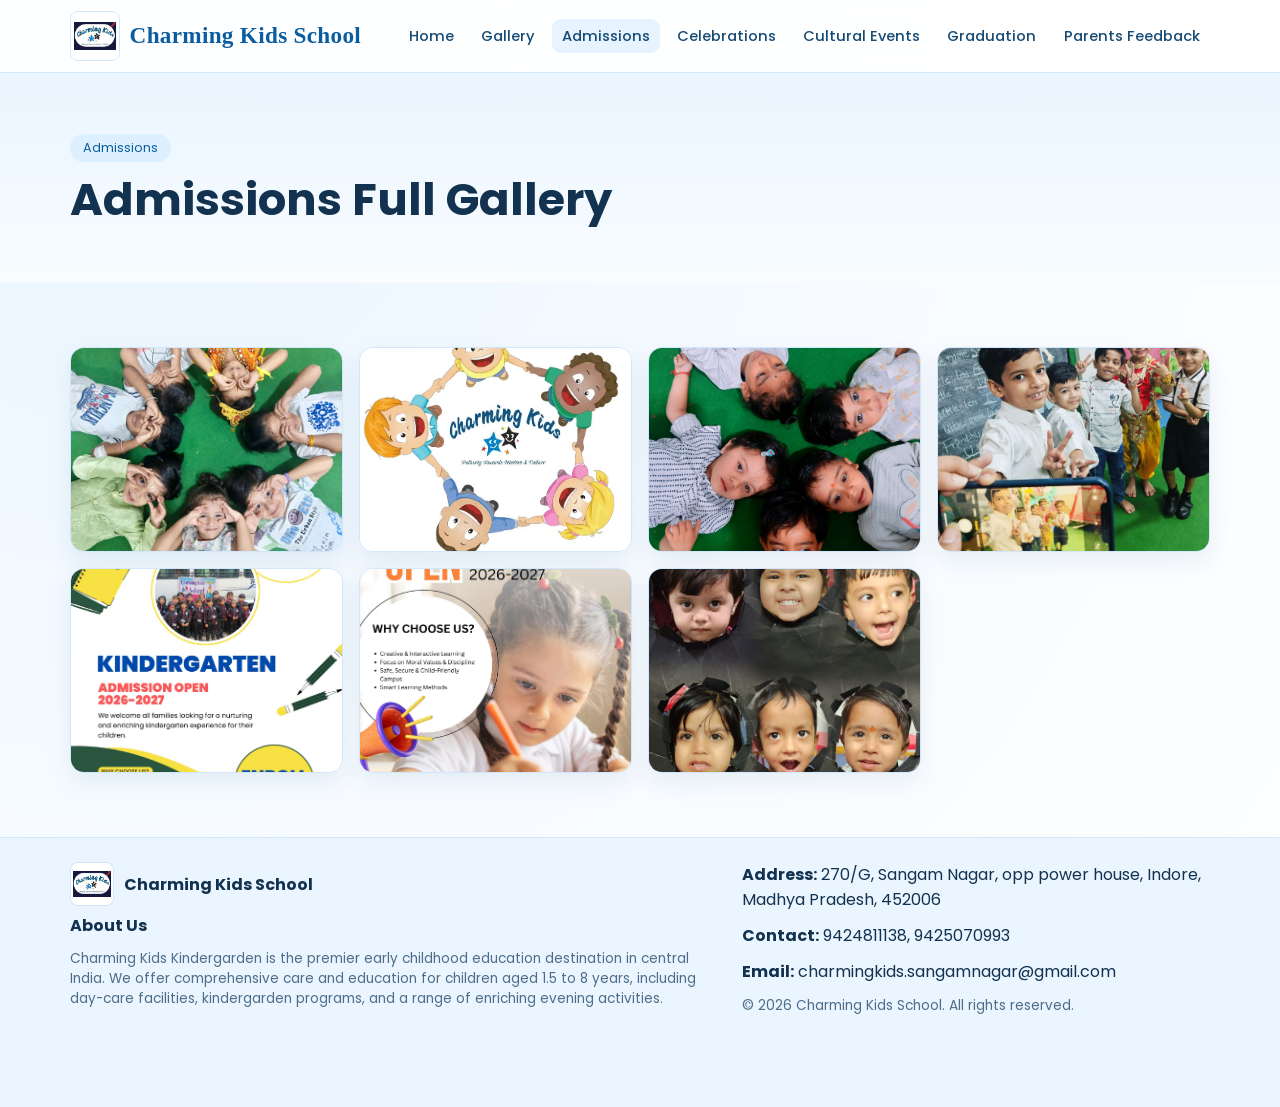
<file: admissions/index.html>
<!DOCTYPE html>
<html lang="en">
<head>
  <meta charset="UTF-8">
  <meta name="viewport" content="width=device-width, initial-scale=1.0">
  <title>Admissions Gallery | Charming Kids School</title>
  <link rel="preconnect" href="https://fonts.googleapis.com">
  <link rel="preconnect" href="https://fonts.gstatic.com" crossorigin>
  <link href="https://fonts.googleapis.com/css2?family=Poppins:wght@400;500;600;700&display=swap" rel="stylesheet">
  <link rel="stylesheet" href="../assets/css/main.css">
</head>
<body>
  <header class="site-header">
    <div class="container nav-wrap">
      <a class="logo" href="../index.html"><img src="../images/Logo/logo.jpg" alt="Charming Kids School logo"><span>Charming Kids School</span></a>
      <button class="menu-toggle" id="menuToggle" aria-label="Open menu" aria-expanded="false" aria-controls="siteNav"><span></span><span></span><span></span></button>
      <nav class="nav-links" id="siteNav">
        <a href="../index.html">Home</a>
        <a href="../gallery/index.html">Gallery</a>
        <a class="active" href="../admissions/index.html">Admissions</a>
        <a href="../celebrations/index.html">Celebrations</a>
        <a href="../cultural-events/index.html">Cultural Events</a>
        <a href="../graduation/index.html">Graduation</a>
        <a href="../parents-feedback/index.html">Parents Feedback</a>
      </nav>
    </div>
  </header>
  <main>
    <section class="hero">
      <div class="container">
        <p class="tag">Admissions</p>
        <h1>Admissions Full Gallery</h1>
      </div>
    </section>
    <section class="section">
      <div class="container">
        <div class="media-grid">
          <figure class="media-card reveal left"><img src="../images/Admissions/WhatsApp Image 2026-05-23 at 13.42.41 (10).jpeg" alt="Admissions photo"><figcaption>Admissions</figcaption></figure>
          <figure class="media-card reveal right"><img src="../images/Admissions/WhatsApp Image 2026-05-23 at 13.42.41 (7).jpeg" alt="Admissions photo"><figcaption>Admissions</figcaption></figure>
          <figure class="media-card reveal left"><img src="../images/Admissions/WhatsApp Image 2026-05-23 at 13.42.41 (8).jpeg" alt="Admissions photo"><figcaption>Admissions</figcaption></figure>
          <figure class="media-card reveal right"><img src="../images/Admissions/WhatsApp Image 2026-05-23 at 13.42.41 (9).jpeg" alt="Admissions photo"><figcaption>Admissions</figcaption></figure>
          <figure class="media-card reveal left"><img src="../images/Admissions/WhatsApp Image 2026-05-23 at 14.03.32 (1).jpeg" alt="Admissions photo"><figcaption>Admissions</figcaption></figure>
          <figure class="media-card reveal right"><img src="../images/Admissions/WhatsApp Image 2026-05-23 at 14.03.32.jpeg" alt="Admissions photo"><figcaption>Admissions</figcaption></figure>
          <figure class="media-card reveal left"><img src="../images/Admissions/WhatsApp Image 2026-05-23 at 14.04.00.jpeg" alt="Admissions photo"><figcaption>Admissions</figcaption></figure>
        </div>
      </div>
    </section>
  </main>
  <footer class="site-footer">
    <div class="container footer-grid">
      <div>
        <div class="footer-brand"><img src="../images/Logo/logo.jpg" alt="Charming Kids School logo"><strong>Charming Kids School</strong></div>
        <p><strong>About Us</strong></p>
        <p class="footer-small">Charming Kids Kindergarden is the premier early childhood education destination in central India. We offer comprehensive care and education for children aged 1.5 to 8 years, including day-care facilities, kindergarden programs, and a range of enriching evening activities.</p>
      </div>
      <div>
        <p><strong>Address:</strong> 270/G, Sangam Nagar, opp power house, Indore, Madhya Pradesh, 452006</p>
        <p><strong>Contact:</strong> 9424811138, 9425070993</p>
        <p><strong>Email:</strong> charmingkids.sangamnagar@gmail.com</p>
        <p class="footer-small">© <span id="year"></span> Charming Kids School. All rights reserved.</p>
      </div>
    </div>
  </footer>
  <script src="../assets/js/main.js"></script>
</body>
</html>
</file>
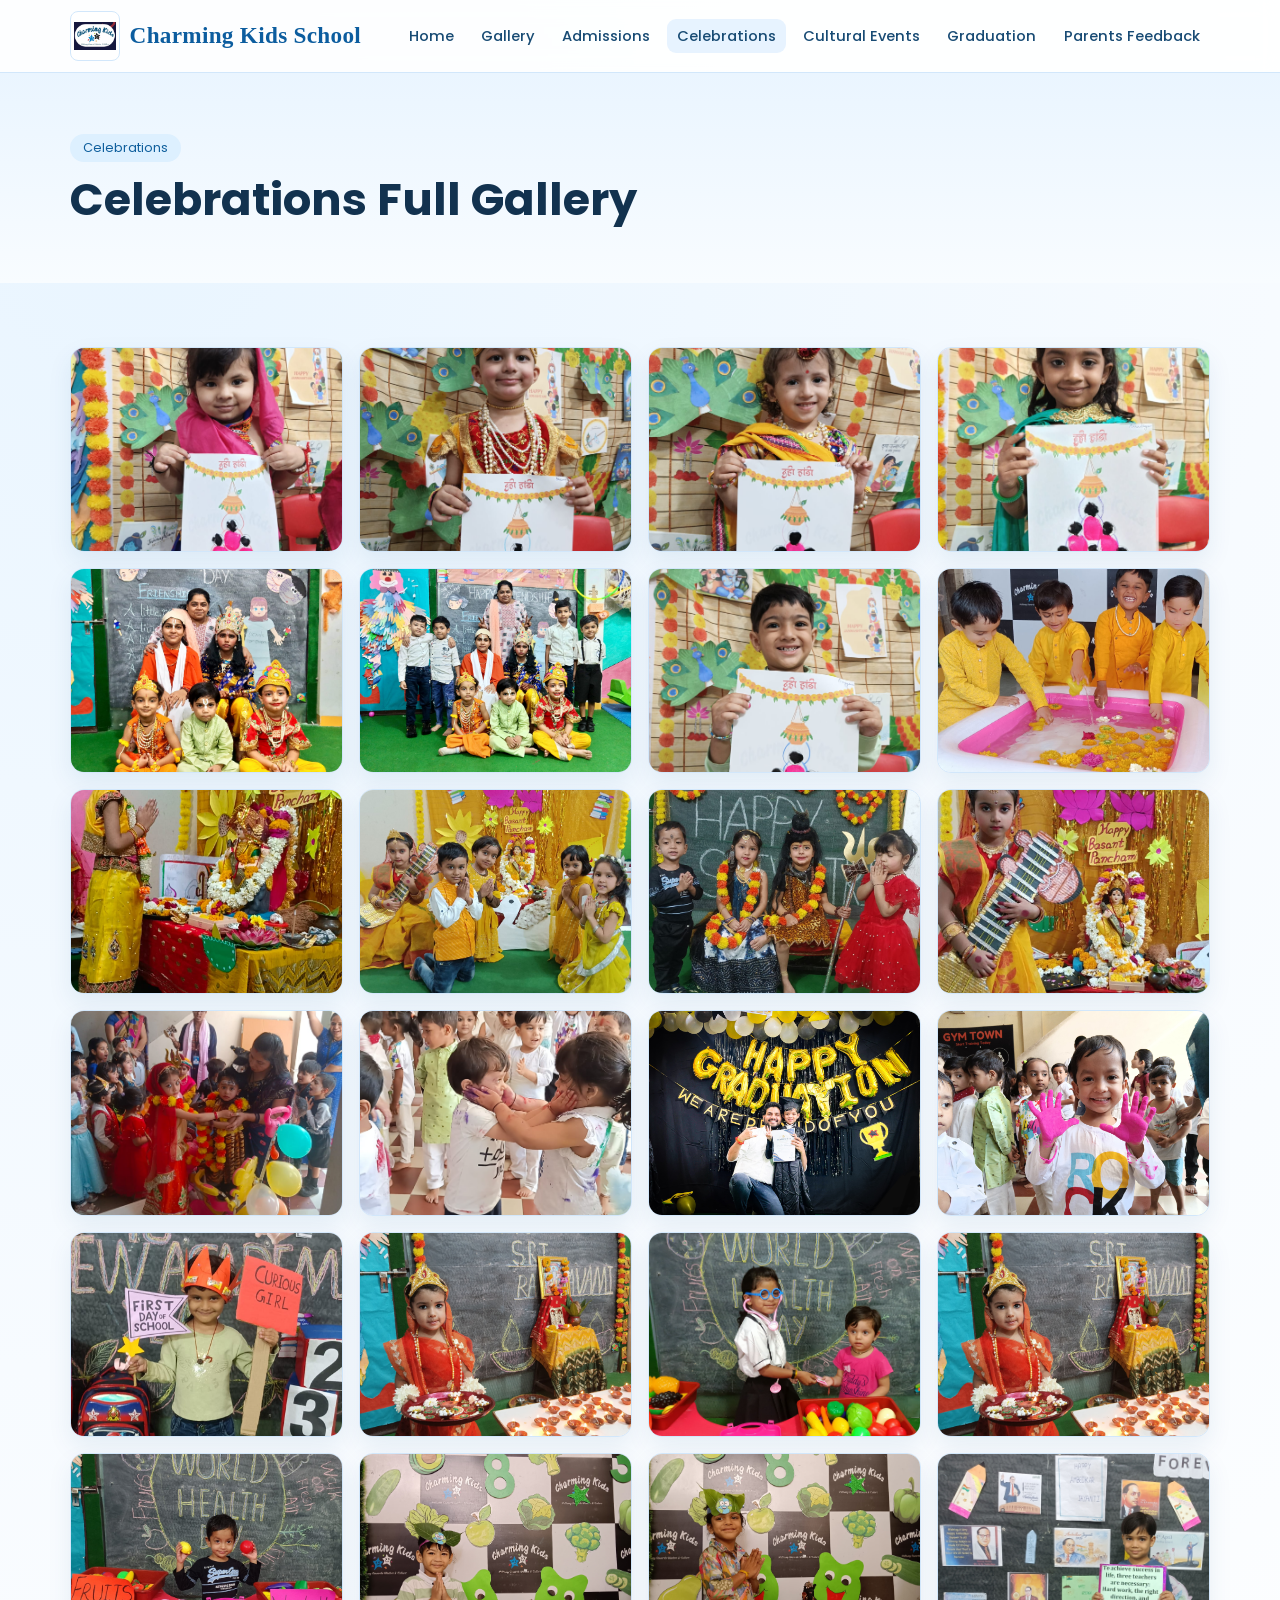
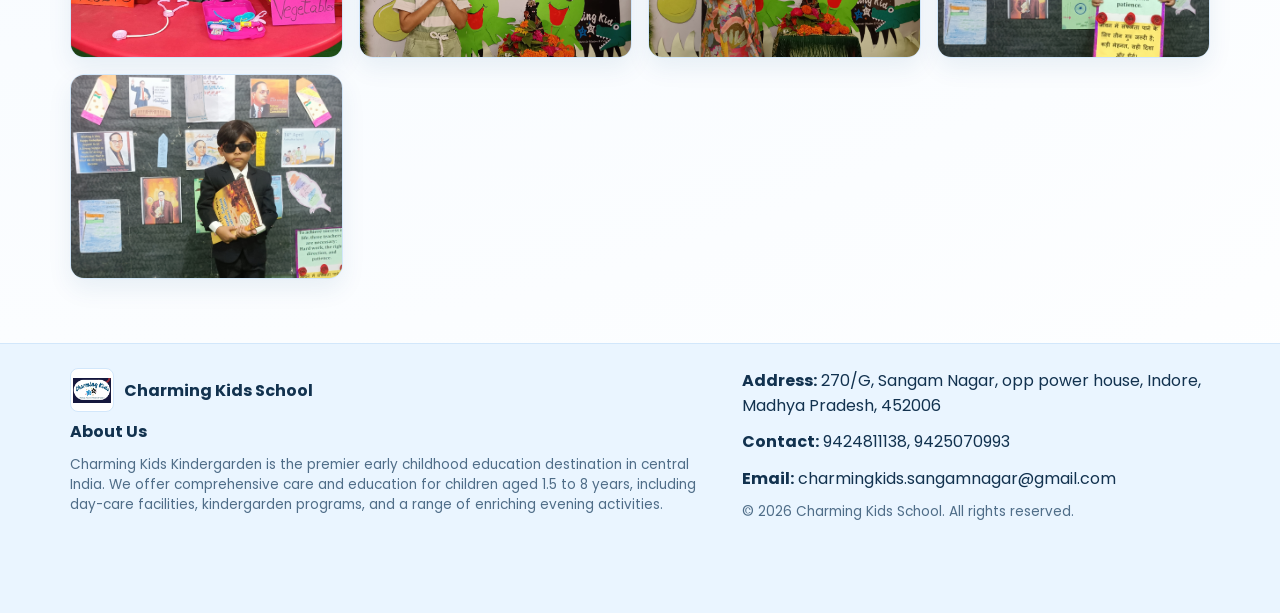
<file: celebrations/index.html>
<!DOCTYPE html>
<html lang="en">
<head>
  <meta charset="UTF-8">
  <meta name="viewport" content="width=device-width, initial-scale=1.0">
  <title>Celebrations Gallery | Charming Kids School</title>
  <link rel="preconnect" href="https://fonts.googleapis.com">
  <link rel="preconnect" href="https://fonts.gstatic.com" crossorigin>
  <link href="https://fonts.googleapis.com/css2?family=Poppins:wght@400;500;600;700&display=swap" rel="stylesheet">
  <link rel="stylesheet" href="../assets/css/main.css">
</head>
<body>
  <header class="site-header">
    <div class="container nav-wrap">
      <a class="logo" href="../index.html"><img src="../images/Logo/logo.jpg" alt="Charming Kids School logo"><span>Charming Kids School</span></a>
      <button class="menu-toggle" id="menuToggle" aria-label="Open menu" aria-expanded="false" aria-controls="siteNav"><span></span><span></span><span></span></button>
      <nav class="nav-links" id="siteNav">
        <a href="../index.html">Home</a>
        <a href="../gallery/index.html">Gallery</a>
        <a href="../admissions/index.html">Admissions</a>
        <a class="active" href="../celebrations/index.html">Celebrations</a>
        <a href="../cultural-events/index.html">Cultural Events</a>
        <a href="../graduation/index.html">Graduation</a>
        <a href="../parents-feedback/index.html">Parents Feedback</a>
      </nav>
    </div>
  </header>
  <main>
    <section class="hero">
      <div class="container">
        <p class="tag">Celebrations</p>
        <h1>Celebrations Full Gallery</h1>
      </div>
    </section>
    <section class="section">
      <div class="container">
        <div class="media-grid">
          <figure class="media-card reveal left"><img src="../images/Celebrations/WhatsApp Image 2026-05-23 at 13.42.41 (1).jpeg" alt="Celebrations photo"><figcaption>Celebrations</figcaption></figure>
          <figure class="media-card reveal right"><img src="../images/Celebrations/WhatsApp Image 2026-05-23 at 13.42.41 (2).jpeg" alt="Celebrations photo"><figcaption>Celebrations</figcaption></figure>
          <figure class="media-card reveal left"><img src="../images/Celebrations/WhatsApp Image 2026-05-23 at 13.42.41 (3).jpeg" alt="Celebrations photo"><figcaption>Celebrations</figcaption></figure>
          <figure class="media-card reveal right"><img src="../images/Celebrations/WhatsApp Image 2026-05-23 at 13.42.41 (4).jpeg" alt="Celebrations photo"><figcaption>Celebrations</figcaption></figure>
          <figure class="media-card reveal left"><img src="../images/Celebrations/WhatsApp Image 2026-05-23 at 13.42.41 (5).jpeg" alt="Celebrations photo"><figcaption>Celebrations</figcaption></figure>
          <figure class="media-card reveal right"><img src="../images/Celebrations/WhatsApp Image 2026-05-23 at 13.42.41 (6).jpeg" alt="Celebrations photo"><figcaption>Celebrations</figcaption></figure>
          <figure class="media-card reveal left"><img src="../images/Celebrations/WhatsApp Image 2026-05-23 at 13.42.41.jpeg" alt="Celebrations photo"><figcaption>Celebrations</figcaption></figure>
          <figure class="media-card reveal right"><img src="../images/Celebrations/WhatsApp Image 2026-05-23 at 13.49.34 (1).jpeg" alt="Celebrations photo"><figcaption>Celebrations</figcaption></figure>
          <figure class="media-card reveal left"><img src="../images/Celebrations/WhatsApp Image 2026-05-23 at 13.49.34.jpeg" alt="Celebrations photo"><figcaption>Celebrations</figcaption></figure>
          <figure class="media-card reveal right"><img src="../images/Celebrations/WhatsApp Image 2026-05-23 at 13.49.35 (1).jpeg" alt="Celebrations photo"><figcaption>Celebrations</figcaption></figure>
          <figure class="media-card reveal left"><img src="../images/Celebrations/WhatsApp Image 2026-05-23 at 13.49.35 (2).jpeg" alt="Celebrations photo"><figcaption>Celebrations</figcaption></figure>
          <figure class="media-card reveal right"><img src="../images/Celebrations/WhatsApp Image 2026-05-23 at 13.49.35.jpeg" alt="Celebrations photo"><figcaption>Celebrations</figcaption></figure>
          <figure class="media-card reveal left"><img src="../images/Celebrations/WhatsApp Image 2026-05-23 at 13.49.38.jpeg" alt="Celebrations photo"><figcaption>Celebrations</figcaption></figure>
          <figure class="media-card reveal right"><img src="../images/Celebrations/WhatsApp Image 2026-05-23 at 13.49.39 (1).jpeg" alt="Celebrations photo"><figcaption>Celebrations</figcaption></figure>
          <figure class="media-card reveal left"><img src="../images/Celebrations/WhatsApp Image 2026-05-23 at 13.49.39 (2).jpeg" alt="Celebrations photo"><figcaption>Celebrations</figcaption></figure>
          <figure class="media-card reveal right"><img src="../images/Celebrations/WhatsApp Image 2026-05-23 at 13.49.39.jpeg" alt="Celebrations photo"><figcaption>Celebrations</figcaption></figure>
          <figure class="media-card reveal left"><img src="../images/Celebrations/WhatsApp Image 2026-05-23 at 13.49.46.jpeg" alt="Celebrations photo"><figcaption>Celebrations</figcaption></figure>
          <figure class="media-card reveal right"><img src="../images/Celebrations/WhatsApp Image 2026-05-23 at 13.49.47 (1).jpeg" alt="Celebrations photo"><figcaption>Celebrations</figcaption></figure>
          <figure class="media-card reveal left"><img src="../images/Celebrations/WhatsApp Image 2026-05-23 at 13.49.47 (2).jpeg" alt="Celebrations photo"><figcaption>Celebrations</figcaption></figure>
          <figure class="media-card reveal right"><img src="../images/Celebrations/WhatsApp Image 2026-05-23 at 13.49.47.jpeg" alt="Celebrations photo"><figcaption>Celebrations</figcaption></figure>
          <figure class="media-card reveal left"><img src="../images/Celebrations/WhatsApp Image 2026-05-23 at 13.49.48.jpeg" alt="Celebrations photo"><figcaption>Celebrations</figcaption></figure>
          <figure class="media-card reveal right"><img src="../images/Celebrations/WhatsApp Image 2026-05-23 at 13.49.49 (1).jpeg" alt="Celebrations photo"><figcaption>Celebrations</figcaption></figure>
          <figure class="media-card reveal left"><img src="../images/Celebrations/WhatsApp Image 2026-05-23 at 13.49.49.jpeg" alt="Celebrations photo"><figcaption>Celebrations</figcaption></figure>
          <figure class="media-card reveal right"><img src="../images/Celebrations/WhatsApp Image 2026-05-23 at 13.49.53 (1).jpeg" alt="Celebrations photo"><figcaption>Celebrations</figcaption></figure>
          <figure class="media-card reveal left"><img src="../images/Celebrations/WhatsApp Image 2026-05-23 at 13.49.53.jpeg" alt="Celebrations photo"><figcaption>Celebrations</figcaption></figure>
        </div>
      </div>
    </section>
  </main>
  <footer class="site-footer">
    <div class="container footer-grid">
      <div>
        <div class="footer-brand"><img src="../images/Logo/logo.jpg" alt="Charming Kids School logo"><strong>Charming Kids School</strong></div>
        <p><strong>About Us</strong></p>
        <p class="footer-small">Charming Kids Kindergarden is the premier early childhood education destination in central India. We offer comprehensive care and education for children aged 1.5 to 8 years, including day-care facilities, kindergarden programs, and a range of enriching evening activities.</p>
      </div>
      <div>
        <p><strong>Address:</strong> 270/G, Sangam Nagar, opp power house, Indore, Madhya Pradesh, 452006</p>
        <p><strong>Contact:</strong> 9424811138, 9425070993</p>
        <p><strong>Email:</strong> charmingkids.sangamnagar@gmail.com</p>
        <p class="footer-small">© <span id="year"></span> Charming Kids School. All rights reserved.</p>
      </div>
    </div>
  </footer>
  <script src="../assets/js/main.js"></script>
</body>
</html>
</file>
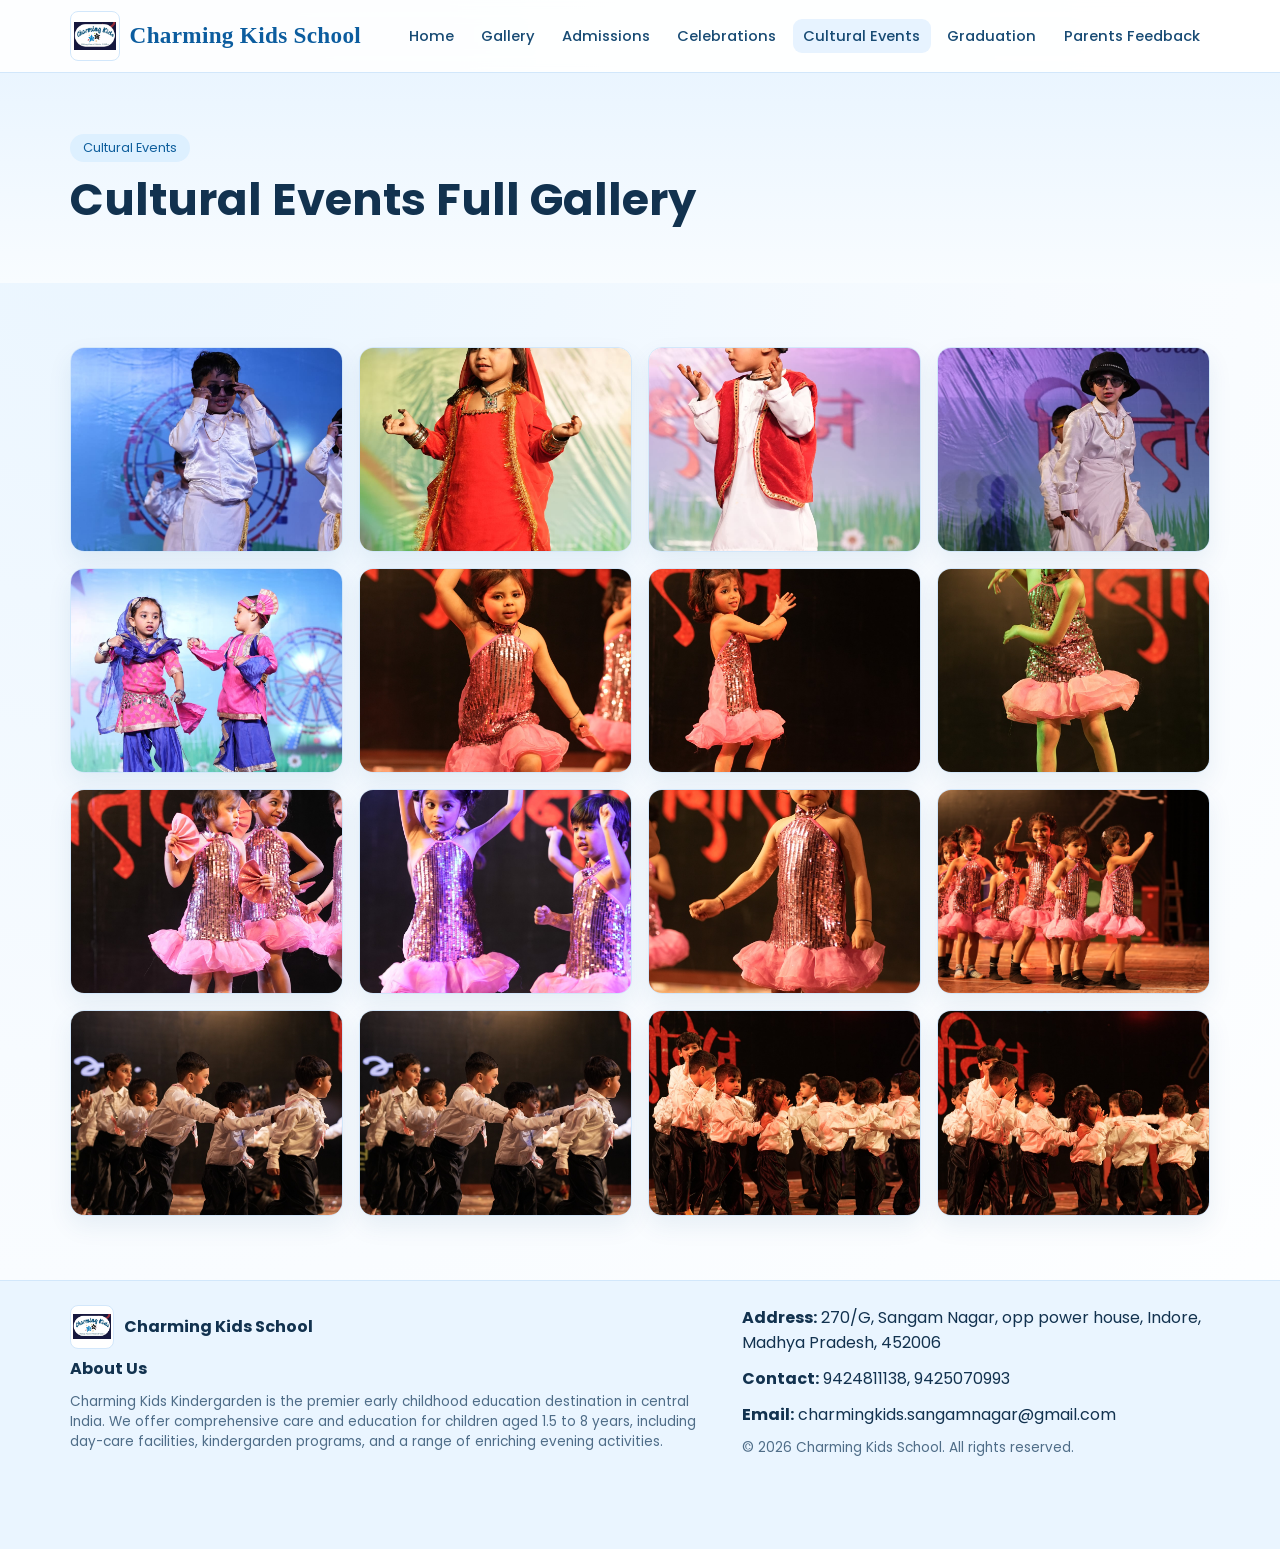
<file: cultural-events/index.html>
<!DOCTYPE html>
<html lang="en">
<head>
  <meta charset="UTF-8">
  <meta name="viewport" content="width=device-width, initial-scale=1.0">
  <title>Cultural Events Gallery | Charming Kids School</title>
  <link rel="preconnect" href="https://fonts.googleapis.com">
  <link rel="preconnect" href="https://fonts.gstatic.com" crossorigin>
  <link href="https://fonts.googleapis.com/css2?family=Poppins:wght@400;500;600;700&display=swap" rel="stylesheet">
  <link rel="stylesheet" href="../assets/css/main.css">
</head>
<body>
  <header class="site-header">
    <div class="container nav-wrap">
      <a class="logo" href="../index.html"><img src="../images/Logo/logo.jpg" alt="Charming Kids School logo"><span>Charming Kids School</span></a>
      <button class="menu-toggle" id="menuToggle" aria-label="Open menu" aria-expanded="false" aria-controls="siteNav"><span></span><span></span><span></span></button>
      <nav class="nav-links" id="siteNav">
        <a href="../index.html">Home</a>
        <a href="../gallery/index.html">Gallery</a>
        <a href="../admissions/index.html">Admissions</a>
        <a href="../celebrations/index.html">Celebrations</a>
        <a class="active" href="../cultural-events/index.html">Cultural Events</a>
        <a href="../graduation/index.html">Graduation</a>
        <a href="../parents-feedback/index.html">Parents Feedback</a>
      </nav>
    </div>
  </header>
  <main>
    <section class="hero">
      <div class="container">
        <p class="tag">Cultural Events</p>
        <h1>Cultural Events Full Gallery</h1>
      </div>
    </section>
    <section class="section">
      <div class="container">
        <div class="media-grid">
          <figure class="media-card reveal left"><img src="../images/Cultural Events/WhatsApp Image 2026-05-23 at 13.49.32.jpeg" alt="Cultural event photo"><figcaption>Cultural Events</figcaption></figure>
          <figure class="media-card reveal right"><img src="../images/Cultural Events/WhatsApp Image 2026-05-23 at 13.49.33 (1).jpeg" alt="Cultural event photo"><figcaption>Cultural Events</figcaption></figure>
          <figure class="media-card reveal left"><img src="../images/Cultural Events/WhatsApp Image 2026-05-23 at 13.49.33 (2).jpeg" alt="Cultural event photo"><figcaption>Cultural Events</figcaption></figure>
          <figure class="media-card reveal right"><img src="../images/Cultural Events/WhatsApp Image 2026-05-23 at 13.49.33.jpeg" alt="Cultural event photo"><figcaption>Cultural Events</figcaption></figure>
          <figure class="media-card reveal left"><img src="../images/Cultural Events/WhatsApp Image 2026-05-23 at 13.49.34 (2).jpeg" alt="Cultural event photo"><figcaption>Cultural Events</figcaption></figure>
          <figure class="media-card reveal right"><img src="../images/Cultural Events/WhatsApp Image 2026-05-23 at 13.49.49 (2).jpeg" alt="Cultural event photo"><figcaption>Cultural Events</figcaption></figure>
          <figure class="media-card reveal left"><img src="../images/Cultural Events/WhatsApp Image 2026-05-23 at 13.49.50 (1).jpeg" alt="Cultural event photo"><figcaption>Cultural Events</figcaption></figure>
          <figure class="media-card reveal right"><img src="../images/Cultural Events/WhatsApp Image 2026-05-23 at 13.49.50 (2).jpeg" alt="Cultural event photo"><figcaption>Cultural Events</figcaption></figure>
          <figure class="media-card reveal left"><img src="../images/Cultural Events/WhatsApp Image 2026-05-23 at 13.49.50.jpeg" alt="Cultural event photo"><figcaption>Cultural Events</figcaption></figure>
          <figure class="media-card reveal right"><img src="../images/Cultural Events/WhatsApp Image 2026-05-23 at 13.49.51 (1).jpeg" alt="Cultural event photo"><figcaption>Cultural Events</figcaption></figure>
          <figure class="media-card reveal left"><img src="../images/Cultural Events/WhatsApp Image 2026-05-23 at 13.49.51 (2).jpeg" alt="Cultural event photo"><figcaption>Cultural Events</figcaption></figure>
          <figure class="media-card reveal right"><img src="../images/Cultural Events/WhatsApp Image 2026-05-23 at 13.49.51.jpeg" alt="Cultural event photo"><figcaption>Cultural Events</figcaption></figure>
          <figure class="media-card reveal left"><img src="../images/Cultural Events/WhatsApp Image 2026-05-23 at 13.49.52 (1).jpeg" alt="Cultural event photo"><figcaption>Cultural Events</figcaption></figure>
          <figure class="media-card reveal right"><img src="../images/Cultural Events/WhatsApp Image 2026-05-23 at 13.49.52 (2).jpeg" alt="Cultural event photo"><figcaption>Cultural Events</figcaption></figure>
          <figure class="media-card reveal left"><img src="../images/Cultural Events/WhatsApp Image 2026-05-23 at 13.49.52 (3).jpeg" alt="Cultural event photo"><figcaption>Cultural Events</figcaption></figure>
          <figure class="media-card reveal right"><img src="../images/Cultural Events/WhatsApp Image 2026-05-23 at 13.49.52.jpeg" alt="Cultural event photo"><figcaption>Cultural Events</figcaption></figure>
        </div>
      </div>
    </section>
  </main>
  <footer class="site-footer">
    <div class="container footer-grid">
      <div>
        <div class="footer-brand"><img src="../images/Logo/logo.jpg" alt="Charming Kids School logo"><strong>Charming Kids School</strong></div>
        <p><strong>About Us</strong></p>
        <p class="footer-small">Charming Kids Kindergarden is the premier early childhood education destination in central India. We offer comprehensive care and education for children aged 1.5 to 8 years, including day-care facilities, kindergarden programs, and a range of enriching evening activities.</p>
      </div>
      <div>
        <p><strong>Address:</strong> 270/G, Sangam Nagar, opp power house, Indore, Madhya Pradesh, 452006</p>
        <p><strong>Contact:</strong> 9424811138, 9425070993</p>
        <p><strong>Email:</strong> charmingkids.sangamnagar@gmail.com</p>
        <p class="footer-small">© <span id="year"></span> Charming Kids School. All rights reserved.</p>
      </div>
    </div>
  </footer>
  <script src="../assets/js/main.js"></script>
</body>
</html>
</file>
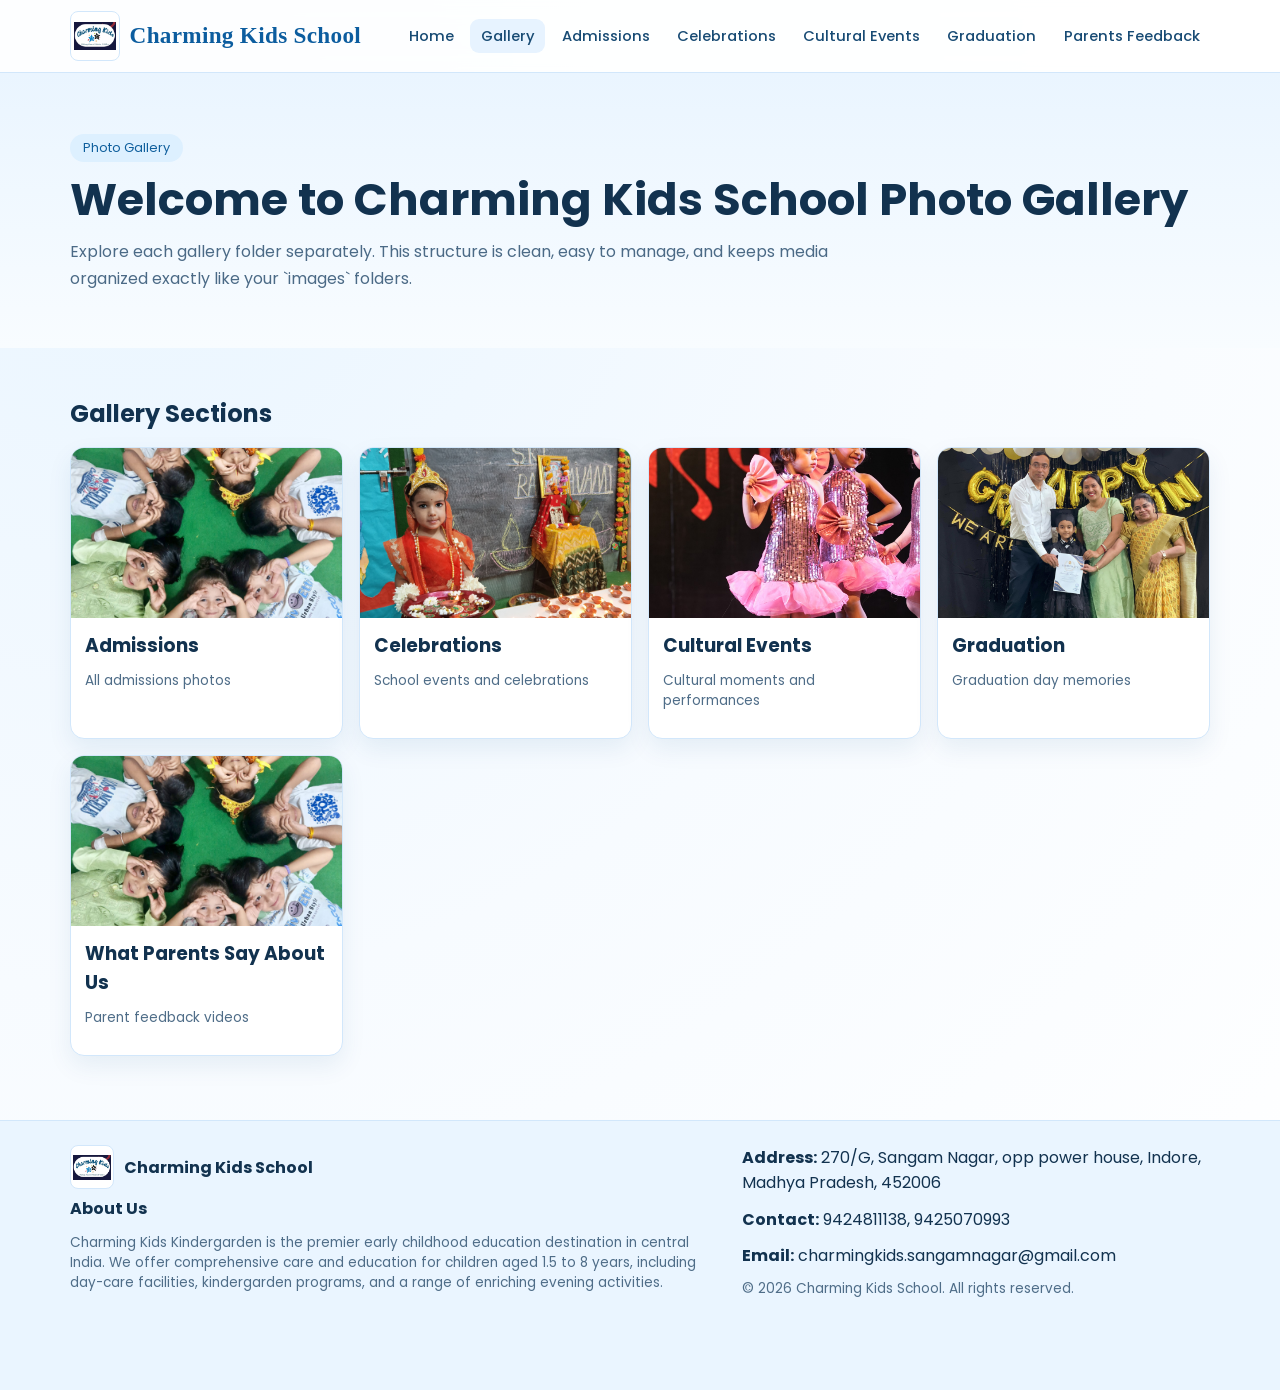
<file: gallery/index.html>
<!DOCTYPE html>
<html lang="en">
<head>
  <meta charset="UTF-8">
  <meta name="viewport" content="width=device-width, initial-scale=1.0">
  <title>Charming Kids School | Gallery</title>
  <link rel="preconnect" href="https://fonts.googleapis.com">
  <link rel="preconnect" href="https://fonts.gstatic.com" crossorigin>
  <link href="https://fonts.googleapis.com/css2?family=Poppins:wght@400;500;600;700&display=swap" rel="stylesheet">
  <link rel="stylesheet" href="../assets/css/main.css">
</head>
<body>
  <header class="site-header">
    <div class="container nav-wrap">
      <a class="logo" href="../index.html"><img src="../images/Logo/logo.jpg" alt="Charming Kids School logo"><span>Charming Kids School</span></a>
      <button class="menu-toggle" id="menuToggle" aria-label="Open menu" aria-expanded="false" aria-controls="siteNav"><span></span><span></span><span></span></button>
      <nav class="nav-links" id="siteNav">
        <a href="../index.html">Home</a>
        <a class="active" href="../gallery/index.html">Gallery</a>
        <a href="../admissions/index.html">Admissions</a>
        <a href="../celebrations/index.html">Celebrations</a>
        <a href="../cultural-events/index.html">Cultural Events</a>
        <a href="../graduation/index.html">Graduation</a>
        <a href="../parents-feedback/index.html">Parents Feedback</a>
      </nav>
    </div>
  </header>

  <main>
    <section class="hero">
      <div class="container">
        <p class="tag">Photo Gallery</p>
        <h1>Welcome to Charming Kids School Photo Gallery</h1>
        <p class="section-text">
          Explore each gallery folder separately. This structure is clean, easy to manage, and keeps media organized exactly like your `images` folders.
        </p>
      </div>
    </section>

    <section class="section">
      <div class="container">
        <h2>Gallery Sections</h2>
        <div class="folder-grid">
          <a class="folder-card reveal left" href="../admissions/index.html">
            <img src="../images/Admissions/WhatsApp Image 2026-05-23 at 13.42.41 (10).jpeg" alt="Admissions folder">
            <div class="content"><h3>Admissions</h3><p class="footer-small">All admissions photos</p></div>
          </a>
          <a class="folder-card reveal right" href="../celebrations/index.html">
            <img src="../images/Celebrations/WhatsApp Image 2026-05-23 at 13.49.47.jpeg" alt="Celebrations folder">
            <div class="content"><h3>Celebrations</h3><p class="footer-small">School events and celebrations</p></div>
          </a>
          <a class="folder-card reveal left" href="../cultural-events/index.html">
            <img src="../images/Cultural Events/WhatsApp Image 2026-05-23 at 13.49.50.jpeg" alt="Cultural events folder">
            <div class="content"><h3>Cultural Events</h3><p class="footer-small">Cultural moments and performances</p></div>
          </a>
          <a class="folder-card reveal right" href="../graduation/index.html">
            <img src="../images/Graduation/WhatsApp Image 2026-05-23 at 13.49.45.jpeg" alt="Graduation folder">
            <div class="content"><h3>Graduation</h3><p class="footer-small">Graduation day memories</p></div>
          </a>
          <a class="folder-card reveal left" href="../parents-feedback/index.html">
            <img src="../images/Admissions/WhatsApp Image 2026-05-23 at 13.42.41 (10).jpeg" alt="Parents feedback folder">
            <div class="content"><h3>What Parents Say About Us</h3><p class="footer-small">Parent feedback videos</p></div>
          </a>
        </div>
      </div>
    </section>
  </main>

  <footer class="site-footer">
    <div class="container footer-grid">
      <div>
        <div class="footer-brand"><img src="../images/Logo/logo.jpg" alt="Charming Kids School logo"><strong>Charming Kids School</strong></div>
        <p><strong>About Us</strong></p>
        <p class="footer-small">Charming Kids Kindergarden is the premier early childhood education destination in central India. We offer comprehensive care and education for children aged 1.5 to 8 years, including day-care facilities, kindergarden programs, and a range of enriching evening activities.</p>
      </div>
      <div>
        <p><strong>Address:</strong> 270/G, Sangam Nagar, opp power house, Indore, Madhya Pradesh, 452006</p>
        <p><strong>Contact:</strong> 9424811138, 9425070993</p>
        <p><strong>Email:</strong> charmingkids.sangamnagar@gmail.com</p>
        <p class="footer-small">© <span id="year"></span> Charming Kids School. All rights reserved.</p>
      </div>
    </div>
  </footer>

  <script src="../assets/js/main.js"></script>
</body>
</html>
</file>
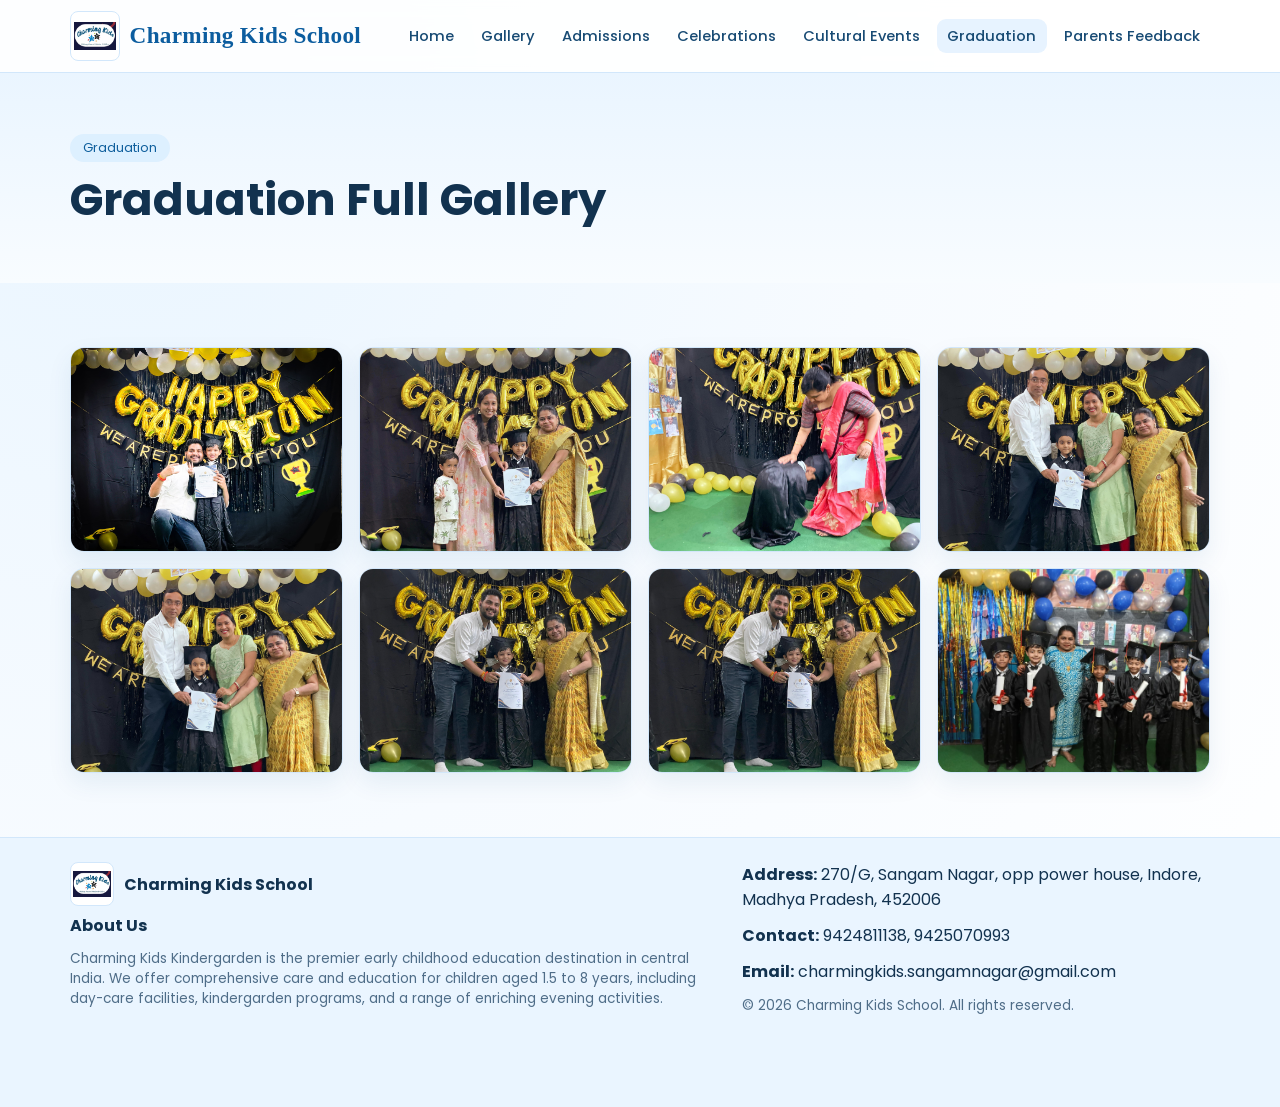
<file: graduation/index.html>
<!DOCTYPE html>
<html lang="en">
<head>
  <meta charset="UTF-8">
  <meta name="viewport" content="width=device-width, initial-scale=1.0">
  <title>Graduation Gallery | Charming Kids School</title>
  <link rel="preconnect" href="https://fonts.googleapis.com">
  <link rel="preconnect" href="https://fonts.gstatic.com" crossorigin>
  <link href="https://fonts.googleapis.com/css2?family=Poppins:wght@400;500;600;700&display=swap" rel="stylesheet">
  <link rel="stylesheet" href="../assets/css/main.css">
</head>
<body>
  <header class="site-header">
    <div class="container nav-wrap">
      <a class="logo" href="../index.html"><img src="../images/Logo/logo.jpg" alt="Charming Kids School logo"><span>Charming Kids School</span></a>
      <button class="menu-toggle" id="menuToggle" aria-label="Open menu" aria-expanded="false" aria-controls="siteNav"><span></span><span></span><span></span></button>
      <nav class="nav-links" id="siteNav">
        <a href="../index.html">Home</a>
        <a href="../gallery/index.html">Gallery</a>
        <a href="../admissions/index.html">Admissions</a>
        <a href="../celebrations/index.html">Celebrations</a>
        <a href="../cultural-events/index.html">Cultural Events</a>
        <a class="active" href="../graduation/index.html">Graduation</a>
        <a href="../parents-feedback/index.html">Parents Feedback</a>
      </nav>
    </div>
  </header>
  <main>
    <section class="hero">
      <div class="container">
        <p class="tag">Graduation</p>
        <h1>Graduation Full Gallery</h1>
      </div>
    </section>
    <section class="section">
      <div class="container">
        <div class="media-grid">
          <figure class="media-card reveal left"><img src="../images/Graduation/WhatsApp Image 2026-05-23 at 13.49.39 (3).jpeg" alt="Graduation photo"><figcaption>Graduation</figcaption></figure>
          <figure class="media-card reveal right"><img src="../images/Graduation/WhatsApp Image 2026-05-23 at 13.49.44.jpeg" alt="Graduation photo"><figcaption>Graduation</figcaption></figure>
          <figure class="media-card reveal left"><img src="../images/Graduation/WhatsApp Image 2026-05-23 at 13.49.45 (1).jpeg" alt="Graduation photo"><figcaption>Graduation</figcaption></figure>
          <figure class="media-card reveal right"><img src="../images/Graduation/WhatsApp Image 2026-05-23 at 13.49.45 (2).jpeg" alt="Graduation photo"><figcaption>Graduation</figcaption></figure>
          <figure class="media-card reveal left"><img src="../images/Graduation/WhatsApp Image 2026-05-23 at 13.49.45.jpeg" alt="Graduation photo"><figcaption>Graduation</figcaption></figure>
          <figure class="media-card reveal right"><img src="../images/Graduation/WhatsApp Image 2026-05-23 at 13.49.46 (1).jpeg" alt="Graduation photo"><figcaption>Graduation</figcaption></figure>
          <figure class="media-card reveal left"><img src="../images/Graduation/WhatsApp Image 2026-05-23 at 13.49.46 (2).jpeg" alt="Graduation photo"><figcaption>Graduation</figcaption></figure>
          <figure class="media-card reveal right"><img src="../images/Graduation/WhatsApp Image 2026-05-23 at 13.49.52 (4).jpeg" alt="Graduation photo"><figcaption>Graduation</figcaption></figure>
        </div>
      </div>
    </section>
  </main>
  <footer class="site-footer">
    <div class="container footer-grid">
      <div>
        <div class="footer-brand"><img src="../images/Logo/logo.jpg" alt="Charming Kids School logo"><strong>Charming Kids School</strong></div>
        <p><strong>About Us</strong></p>
        <p class="footer-small">Charming Kids Kindergarden is the premier early childhood education destination in central India. We offer comprehensive care and education for children aged 1.5 to 8 years, including day-care facilities, kindergarden programs, and a range of enriching evening activities.</p>
      </div>
      <div>
        <p><strong>Address:</strong> 270/G, Sangam Nagar, opp power house, Indore, Madhya Pradesh, 452006</p>
        <p><strong>Contact:</strong> 9424811138, 9425070993</p>
        <p><strong>Email:</strong> charmingkids.sangamnagar@gmail.com</p>
        <p class="footer-small">© <span id="year"></span> Charming Kids School. All rights reserved.</p>
      </div>
    </div>
  </footer>
  <script src="../assets/js/main.js"></script>
</body>
</html>
</file>
<file: assets/css/main.css>
* {
  box-sizing: border-box;
}

:root {
  --bg: #f3f9ff;
  --surface: #ffffff;
  --surface-alt: #edf6ff;
  --text: #12324f;
  --muted: #4b6a86;
  --brand: #0c79cf;
  --brand-2: #2aa6f2;
  --border: #d2e7fb;
}

html {
  scroll-behavior: smooth;
}

body {
  margin: 0;
  font-family: "Poppins", Arial, sans-serif;
  color: var(--text);
  background: radial-gradient(circle at 10% 10%, #e9f5ff 0%, #f7fbff 50%, #ffffff 100%);
}

.container {
  width: min(1140px, 92%);
  margin: 0 auto;
}

.site-header {
  position: sticky;
  top: 0;
  z-index: 30;
  background: rgba(255, 255, 255, 0.88);
  backdrop-filter: blur(10px);
  border-bottom: 1px solid var(--border);
}

.nav-wrap {
  min-height: 72px;
  display: flex;
  align-items: center;
  justify-content: space-between;
  gap: 1rem;
}

.logo {
  display: inline-flex;
  align-items: center;
  gap: 0.6rem;
  text-decoration: none;
  color: #0c5d9f;
  font-weight: 700;
}

.logo span {
  font-family: Georgia, "Times New Roman", serif;
  font-size: 1.45rem;
  font-weight: 700;
  letter-spacing: 0.3px;
  line-height: 1;
}

.logo img {
  width: 50px;
  height: 50px;
  object-fit: contain;
  background: #fff;
  border: 1px solid var(--border);
  border-radius: 8px;
  padding: 3px;
}

.nav-links {
  display: flex;
  gap: 0.4rem;
  flex-wrap: wrap;
}

.nav-links a {
  text-decoration: none;
  color: #184b74;
  font-size: 0.92rem;
  font-weight: 500;
  padding: 0.4rem 0.65rem;
  border-radius: 9px;
}

.nav-links a:hover,
.nav-links a.active {
  background: #e7f3ff;
}

.menu-toggle {
  display: none;
  width: 42px;
  height: 42px;
  border: 1px solid var(--border);
  border-radius: 10px;
  background: #fff;
  cursor: pointer;
  padding: 8px;
}

.menu-toggle span {
  display: block;
  height: 2px;
  background: #28506f;
  margin: 6px 0;
}

.hero {
  padding: 3.8rem 0 2.8rem;
  background: linear-gradient(180deg, #eaf5ff 0%, #f8fcff 100%);
}

.hero-grid {
  display: grid;
  grid-template-columns: 1.3fr 1fr;
  gap: 1.2rem;
  align-items: center;
}

.tag {
  display: inline-block;
  background: #ddf0ff;
  color: #0f5f9d;
  border-radius: 999px;
  padding: 0.3rem 0.8rem;
  font-size: 0.8rem;
}

h1, h2, h3 {
  margin: 0 0 0.7rem;
}

h1 {
  font-size: clamp(1.8rem, 4vw, 2.8rem);
  line-height: 1.2;
}

p {
  margin: 0 0 0.7rem;
}

.hero-card,
.panel,
.media-card,
.feedback-card,
.folder-card {
  background: var(--surface);
  border: 1px solid var(--border);
  border-radius: 14px;
  box-shadow: 0 10px 24px rgba(8, 78, 132, 0.08);
}

.hero-card {
  padding: 1.2rem;
}

.section {
  padding: 3rem 0;
}

.alt {
  background: var(--surface-alt);
}

.section-text {
  color: var(--muted);
  max-width: 800px;
  line-height: 1.7;
}

.btn-primary,
.btn-secondary {
  display: inline-block;
  text-decoration: none;
  border-radius: 10px;
  padding: 0.65rem 1rem;
  font-weight: 600;
  margin-top: 0.6rem;
}

.btn-primary {
  background: linear-gradient(135deg, var(--brand), var(--brand-2));
  color: #fff;
  box-shadow: 0 10px 20px rgba(12, 121, 207, 0.2);
}

.btn-secondary {
  margin-left: 0.5rem;
  background: #fff;
  color: #0c5d9f;
  border: 1px solid #9ecdf3;
}

.about-points,
.chips {
  display: flex;
  flex-wrap: wrap;
  gap: 0.6rem;
  margin-top: 0.9rem;
}

.about-points span,
.chips span {
  background: #fff;
  border: 1px solid var(--border);
  border-radius: 999px;
  font-size: 0.9rem;
  padding: 0.45rem 0.8rem;
}

.folder-grid,
.media-grid,
.video-grid {
  display: grid;
  gap: 1rem;
  margin-top: 1rem;
}

.folder-grid {
  grid-template-columns: repeat(auto-fit, minmax(220px, 1fr));
}

.media-grid {
  grid-template-columns: repeat(auto-fit, minmax(230px, 1fr));
}

.video-grid {
  grid-template-columns: repeat(auto-fit, minmax(280px, 1fr));
}

.folder-card {
  overflow: hidden;
  text-decoration: none;
  color: inherit;
  transition: transform 0.25s ease;
}

.folder-card:hover {
  transform: translateY(-3px);
}

.folder-card img {
  width: 100%;
  height: 170px;
  object-fit: cover;
  display: block;
}

.folder-card .content {
  padding: 0.8rem 0.9rem 1rem;
}

.media-card {
  margin: 0;
  overflow: hidden;
}

.media-card img {
  width: 100%;
  aspect-ratio: 4 / 3;
  object-fit: cover;
  display: block;
}

.media-card figcaption {
  display: none;
}

.feedback-card {
  padding: 1rem;
}

.feedback-card img,
.feedback-card video {
  width: 100%;
  border-radius: 10px;
  margin-top: 0.5rem;
  aspect-ratio: 16 / 9;
  object-fit: cover;
}

.contact-grid {
  display: grid;
  grid-template-columns: repeat(2, 1fr);
  gap: 1rem;
}

.map-box {
  border: 1px solid var(--border);
  border-radius: 12px;
  overflow: hidden;
  margin-top: 0.6rem;
}

.map-box iframe {
  border: 0;
  width: 100%;
  min-height: 300px;
}

.floating-actions {
  position: fixed;
  right: 1rem;
  bottom: 1rem;
  z-index: 40;
}

.fab {
  display: inline-flex;
  align-items: center;
  gap: 0.45rem;
  text-decoration: none;
  border-radius: 999px;
  background: #19a947;
  color: #fff;
  font-weight: 600;
  font-size: 0.9rem;
  padding: 0.66rem 0.95rem;
  box-shadow: 0 8px 16px rgba(0, 0, 0, 0.2);
}

.fab svg {
  width: 18px;
  height: 18px;
  fill: currentColor;
}

.site-footer {
  border-top: 1px solid var(--border);
  background: #eaf5ff;
  margin-top: 1rem;
}

.footer-grid {
  padding: 1.5rem 0 5rem;
  display: grid;
  gap: 1rem;
  grid-template-columns: 1.4fr 1fr;
}

.footer-brand {
  display: inline-flex;
  align-items: center;
  gap: 0.6rem;
}

.footer-brand img {
  width: 44px;
  height: 44px;
  object-fit: contain;
  background: #fff;
  border: 1px solid var(--border);
  border-radius: 8px;
  padding: 2px;
}

.footer-small {
  font-size: 0.85rem;
  color: #4f6d88;
}

.reveal {
  opacity: 0;
  transform: translateY(22px);
  transition: opacity 0.7s ease, transform 0.7s ease;
}

.reveal.left {
  transform: translateX(-40px);
}

.reveal.right {
  transform: translateX(40px);
}

.reveal.visible {
  opacity: 1;
  transform: translate(0, 0);
}

@media (max-width: 980px) {
  .hero-grid,
  .contact-grid,
  .footer-grid {
    grid-template-columns: 1fr;
  }

  .menu-toggle {
    display: block;
    margin-left: auto;
  }

  .nav-links {
    display: none;
    position: absolute;
    top: 70px;
    left: 4%;
    width: 92%;
    background: #fff;
    border: 1px solid var(--border);
    border-radius: 12px;
    box-shadow: 0 12px 24px rgba(8, 78, 132, 0.15);
    padding: 0.8rem;
    flex-direction: column;
    z-index: 35;
  }

  .nav-links.open {
    display: flex;
  }

  .btn-secondary {
    margin-left: 0;
  }

  .logo span {
    font-size: 1.1rem;
  }
}
</file>
